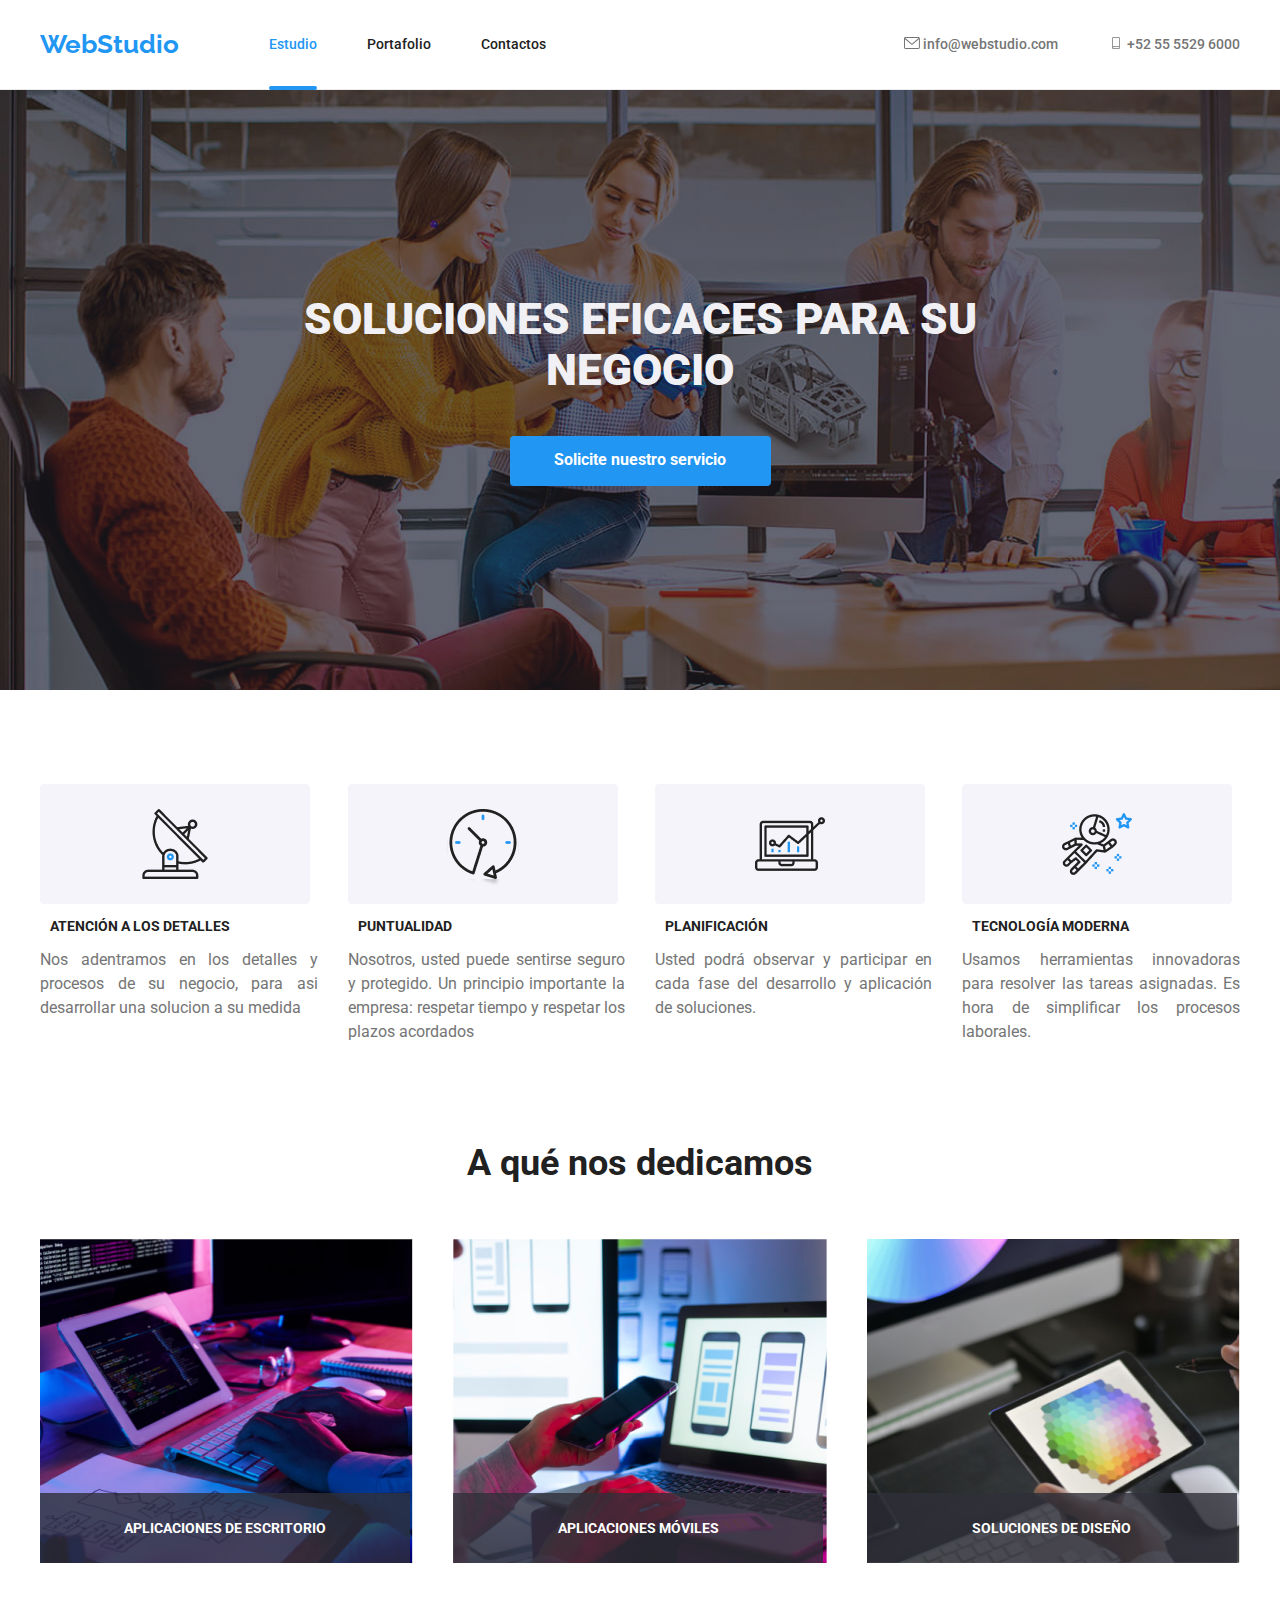
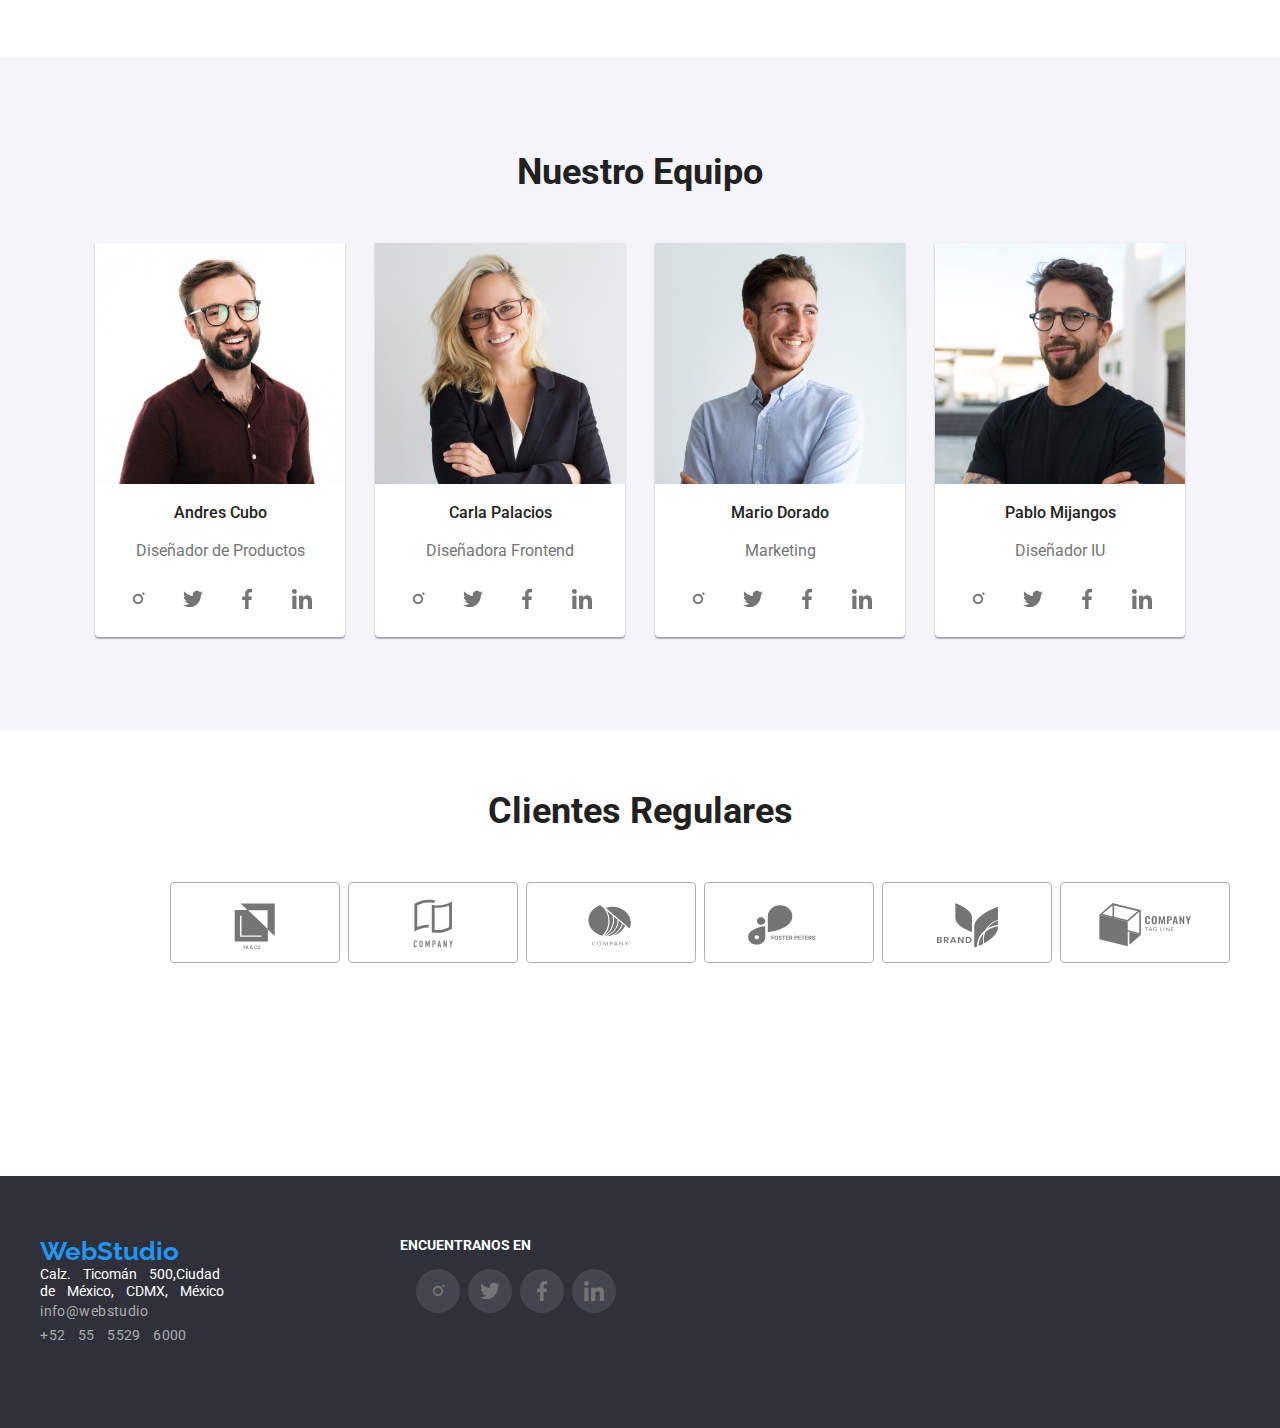
<file: index.html>
<!DOCTYPE html>
<html lang="es">
  <head>
    <meta charset="UTF-8" />
    <meta http-equiv="X-UA-Compatible" content="IE=edge" />
    <meta name="viewport" content="width=device-width, initial-scale=1.0" />
    <title>Web Studio Project</title>
    <link
      rel="stylesheet"
      href="https://cdnjs.cloudflare.com/ajax/libs/modern-normalize/1.0.0/modern-normalize.min.css"
    />
    <link rel="stylesheet" href="./CSS/styles.css" />
    <link rel="preconnect" href="https://fonts.googleapis.com" />
    <link rel="preconnect" href="https://fonts.gstatic.com" crossorigin />
    <link
      href="https://fonts.googleapis.com/css2?family=Raleway:wght@700&family=Roboto:wght@400;500;700;900&display=swap"
      rel="stylesheet"
    />
  </head>
  <body>
    <header class="header">
      <div class="container encabezado">
        <nav class="nav-container">
          <a href="#" class="titulo">WebStudio</a>
          <ul class="nav-list">
            <li class="nav-item active">
              <a href="./index.html" >Estudio </a>
            </li>
            <li class="nav-item">
              <a href="portafolio.html ">Portafolio </a>
            </li>
            <li class="nav-item">
              <a href="#" ></a>Contactos</a>
            </li>
          </ul>
        </nav>
        <ul class="contact-list">
          <li class="contacto-item">
            <a href="mailto:info@webstudio.com">
              <svg width="16" height="12">
                <use href="images/icons.svg#icon-sobre-activable-1"></use>
              </svg>
              info@webstudio.com
            </a>
          </li>
          <li class="contacto-item">
            <a href="tel:+525555296000">
              <svg width="16" height="12">
                <use href="images/icons.svg#icon-telfono-inteligente-1"></use>
              </svg>
              +52 55 5529 6000</a
            >
          </li>
        </ul>
      </div>
    </header>
    <main>
      <section class="seccion-principal">
        <div>
          <h1 class="introduccion">SOLUCIONES EFICACES PARA SU NEGOCIO</h1>
        </div>
        <button data-modal-open type="button" class="mi-boton">
          Solicite nuestro servicio
        </button>
        <div class="backdrop is-hidden" data-modal>
          <div class="modal">
            <button data-modal-close type="button" class="cerrarboton">
              X
            </button>
          </div>
        </div>
      </section>
      <section class="container section-spacing">
        <ul class="servicios-prestados">
          <li class="img-section">
            <img src="images/Group 1.jpg" />
            <h3>ATENCIÓN A LOS DETALLES</h3>
            <p>
              Nos adentramos en los detalles y procesos de su negocio, para asi
              desarrollar una solucion a su medida
            </p>
          </li>
          <li class="img-section">
            <img src="images/Group 2.jpg" />
            <h3>PUNTUALIDAD</h3>
            <p>
              Nosotros, usted puede sentirse seguro y protegido. Un principio
              importante la empresa: respetar tiempo y respetar los plazos
              acordados
            </p>
          </li>
          <li class="img-section">
            <img src="images/Grupo 3.jpg" />
            <h3>PLANIFICACIÓN</h3>
            <p>
              Usted podrá observar y participar en cada fase del desarrollo y
              aplicación de soluciones.
            </p>
          </li>
          <li class="img-section">
            <img src="images/Grupo 4.jpg" />
            <h3>TECNOLOGÍA MODERNA</h3>
            <p>
              Usamos herramientas innovadoras para resolver las tareas
              asignadas. Es hora de simplificar los procesos laborales.
            </p>
          </li>
        </ul>
        <div>
          <h2>A qué nos dedicamos</h2>
          <ul class="img-container-work">
            <li class="img-work">
              <img src="images/imagen1.jpg" alt="Trabajando en computador" />
              <p class="text-imgwork">APLICACIONES DE ESCRITORIO</p>
            </li>
            <li class="img-work">
              <img src="images/imagen2.jpg" alt="Configuracion celular" />
              <p class="text-imgwork">APLICACIONES MÓVILES</p>
            </li>
            <li class="img-work">
              <img src="images/imagen3.jpg" alt="Tablet" />
              <p class="text-imgwork">SOLUCIONES DE DISEÑO</p>
            </li>
          </ul>
        </div>
      </section>
      <section class="team section-padding">
        <div class="container">
          <h2 class="nuestro-equipo">Nuestro Equipo</h2>
          <ul class="team-list">
            <li class="img-team">
              <img src="images/team1.jpg" width="250" alt="Andres Cubo" />
              <h3 class="profesion">Andres Cubo</h3>
              <p class="profesion-team">Diseñador de Productos</p>
              <ul class="icon-section">
                <li class="icon-item">
                  <svg width="20" height="20">
                    <use href="./images/icons.svg#icon-instagram-2-1"></use>
                  </svg>
                </li>
                <li class="icon-item">
                  <svg width="20" height="20">
                    <use href="./images/icons.svg#icon-twitter-1-1"></use>
                  </svg>
                </li>
                <li class="icon-item">
                  <svg width="20" height="20">
                    <use href="./images/icons.svg#icon-facebook-1-1"></use>
                  </svg>
                </li>
                <li class="icon-item">
                  <svg width="20" height="20">
                    <use href="./images/icons.svg#icon-linkedin-1-1"></use>
                  </svg>
                </li>
              </ul>
            </li>
            <li class="img-team">
              <img src="images/team2.jpg" width="250" alt="Carla Palacios" />
              <h3 class="profesion">Carla Palacios</h3>
              <p class="profesion-team">Diseñadora Frontend</p>
              <ul class="icon-section">
                <li class="icon-item">
                  <svg width="20" height="20">
                    <use href="./images/icons.svg#icon-instagram-2-1"></use>
                  </svg>
                </li>
                <li class="icon-item">
                  <svg width="20" height="20">
                    <use href="./images/icons.svg#icon-twitter-1-1"></use>
                  </svg>
                </li>
                <li class="icon-item">
                  <svg width="20" height="20">
                    <use href="./images/icons.svg#icon-facebook-1-1"></use>
                  </svg>
                </li>
                <li class="icon-item">
                  <svg width="20" height="20">
                    <use href="./images/icons.svg#icon-linkedin-1-1"></use>
                  </svg>
                </li>
              </ul>
            </li>
            <li class="img-team">
              <img src="images/team3.jpg" width="250" alt="Mario Dorado" />
              <h3 class="profesion">Mario Dorado</h3>
              <p class="profesion-team">Marketing</p>
              <ul class="icon-section">
                <li class="icon-item">
                  <svg width="20" height="20">
                    <use href="./images/icons.svg#icon-instagram-2-1"></use>
                  </svg>
                </li>
                <li class="icon-item">
                  <svg width="20" height="20">
                    <use href="./images/icons.svg#icon-twitter-1-1"></use>
                  </svg>
                </li>
                <li class="icon-item">
                  <svg width="20" height="20">
                    <use href="./images/icons.svg#icon-facebook-1-1"></use>
                  </svg>
                </li>
                <li class="icon-item">
                  <svg width="20" height="20">
                    <use href="./images/icons.svg#icon-linkedin-1-1"></use>
                  </svg>
                </li>
              </ul>
            </li>
            <li class="img-team">
              <img src="images/team4.jpg" width="250" alt="Pablo Mijangos" />
              <h3 class="profesion">Pablo Mijangos</h3>
              <p class="profesion-team">Diseñador IU</p>
              <ul class="icon-section">
                <li class="icon-item">
                  <svg width="20" height="20">
                    <use href="./images/icons.svg#icon-instagram-2-1"></use>
                  </svg>
                </li>
                <li class="icon-item">
                  <svg width="20" height="20">
                    <use href="./images/icons.svg#icon-twitter-1-1"></use>
                  </svg>
                </li>
                <li class="icon-item">
                  <svg width="20" height="20">
                    <use href="./images/icons.svg#icon-facebook-1-1"></use>
                  </svg>
                </li>
                <li class="icon-item">
                  <svg width="20" height="20">
                    <use href="./images/icons.svg#icon-linkedin-1-1"></use>
                  </svg>
                </li>
              </ul>
            </li>
          </ul>
        </div>
      </section>
      <section class="container clientes">
        <h2>Clientes Regulares</h2>
        <ul class="tipo-clientes">
          <li>
            <svg width="106" height="52.83" class="icon-clientes">
              <use href="./images/icons.svg#icon-Cliente-1-1"></use>
            </svg>
          </li>

          <li>
            <svg width="106" height="52.83" class="icon-clientes">
              <use href="./images/icons.svg#icon-Cliente-2-1"></use>
            </svg>
          </li>
          <li>
            <svg width="106" height="52.83" class="icon-clientes">
              <use href="./images/icons.svg#icon-Cliente-3-1"></use>
            </svg>
          </li>
          <li>
            <svg width="106" height="52.83" class="icon-clientes cliente4">
              <use href="./images/icons.svg#icon-Cliente-4-1"></use>
            </svg>
          </li>
          <li>
            <svg width="106" height="52.83" class="icon-clientes">
              <use href="./images/icons.svg#icon-Cliente-5-1"></use>
            </svg>
          </li>
          <li>
            <svg width="106" height="52.83" class="icon-clientes">
              <use href="./images/icons.svg#icon-Cliente-6-1"></use>
            </svg>
          </li>
        </ul>
      </section>
    </main>
    <footer>
      <address>
        <div class="container">
          <div class="icon-footer">
            <h4>ENCUENTRANOS EN</h4>
            <ul class="icon-sectionfooter">
              <li class="icon-item">
                <svg width="20" height="20">
                  <use href="./images/icons.svg#icon-instagram-2-1"></use>
                </svg>
              </li>
              <li class="icon-item">
                <svg width="20" height="20">
                  <use href="./images/icons.svg#icon-twitter-1-1"></use>
                </svg>
              </li>
              <li class="icon-item">
                <svg width="20" height="20">
                  <use href="./images/icons.svg#icon-facebook-1-1"></use>
                </svg>
              </li>
              <li class="icon-item">
                <svg width="20" height="20">
                  <use href="./images/icons.svg#icon-linkedin-1-1"></use>
                </svg>
              </li>
            </ul>
          </div>
          <ul class="contactos">
            <li class="icon-contactos">
              <a
                href="https://goo.gl/maps/j6cTYu9XQu7Mtogz7"
                target="_blank"
                rel="noopener noreferrer"
              ></a>
            </li>
            <li><a href="#" class="titulo">WebStudio</a></li>
            <li class="ubicacion">Calz. Ticomán 500,Ciudad</li>
            <li class="ubicacion">de México, CDMX, México</li>
            <li>
              <a href="mailto:Info@webstudio.com" class="contact-correo">
                info@webstudio
              </a>
            </li>
            <li>
              <a href="tel:+525555296000" class="contact-telefono"
                >+52 55 5529 6000</a
              >
            </li>
          </ul>
        </div>
      </address>
    </footer>
    <script src="./js/modal.js"></script>
  </body>
</html>
</file>
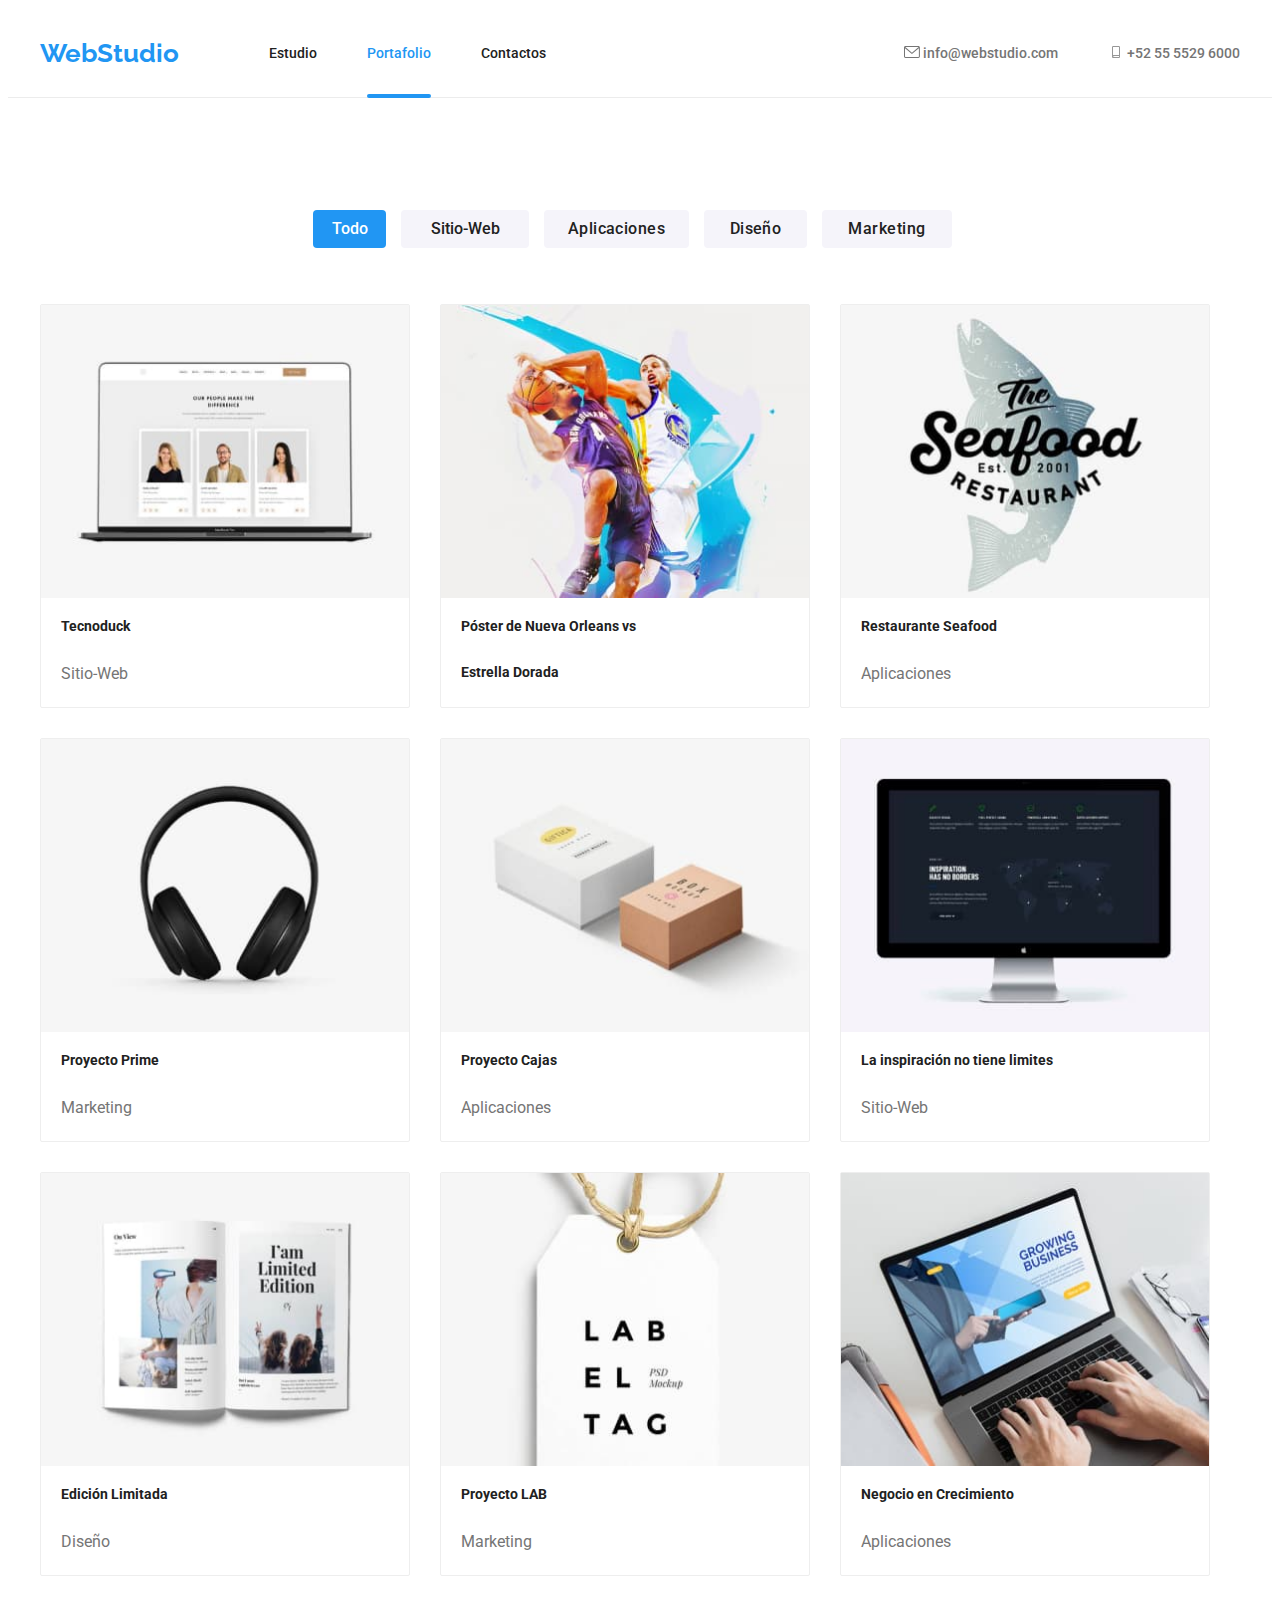
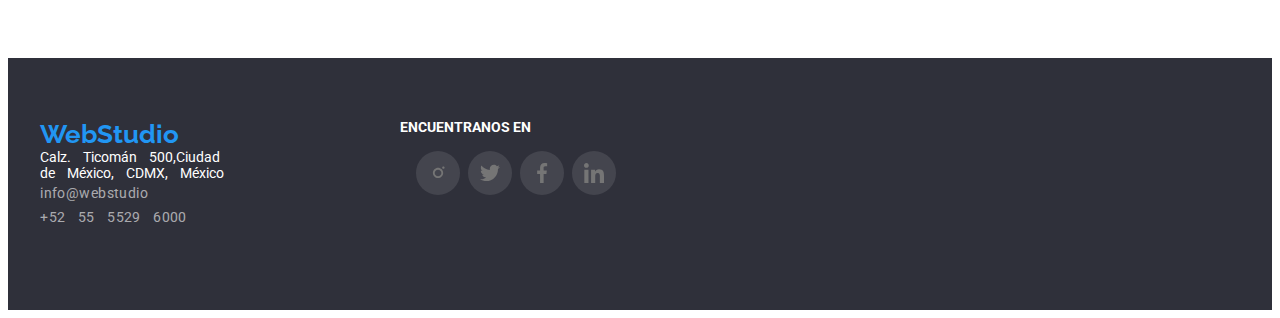
<file: portafolio.html>
<!DOCTYPE html>
<html lang="es">
  <head>
    <meta charset="UTF-8" />
    <meta http-equiv="X-UA-Compatible" content="IE=edge" />
    <meta name="viewport" content="width=device-width, initial-scale=1.0" />
    <title>Document</title>
    <link rel="stylesheet" href="./CSS/styles.css" />
    <link rel="preconnect" href="https://fonts.googleapis.com" />
    <link rel="preconnect" href="https://fonts.gstatic.com" crossorigin />
    <link
      href="https://fonts.googleapis.com/css2?family=Raleway:wght@700&family=Roboto:wght@400;500;700;900&display=swap"
      rel="stylesheet"
    />
  </head>
  <body>
    <header class="header">
      <div class="container encabezado">
        <nav class="nav-container">
          <a href="#" class="titulo">WebStudio</a>
          <ul class="nav-list">
            <li class="nav-item">
              <a href="./index.html">Estudio </a>
            </li>
            <li class="nav-item active">
              <a href="portafolio.html ">Portafolio </a>
            </li>
            <li class="nav-item">
              <a href="#">Contactos</a>
            </li>
          </ul>
        </nav>
        <ul class="contact-list">
          <li class="contacto-item">
            <a href="mailto:info@webstudio.com">
              <svg width="16" height="12">
                <use href="images/icons.svg#icon-sobre-activable-1"></use>
              </svg>
              info@webstudio.com
            </a>
          </li>
          <li class="contacto-item">
            <a href="tel:+525555296000">
              <svg width="16" height="12">
                <use href="images/icons.svg#icon-telfono-inteligente-1"></use>
              </svg>
              +52 55 5529 6000</a
            >
          </li>
        </ul>
      </div>
    </header>
    <main>
      <section class="container contenedor-portafolio">
        <div class="container-botones">
          <ul class="botones">
            <li><button type="button" class="boton1">Todo</button></li>
            <li><button type="button" class="boton2">Sitio-Web</button></li>
            <li><button type="button" class="boton3">Aplicaciones</button></li>
            <li><button type="button" class="boton4">Diseño</button></li>
            <li><button type="button" class="boton5">Marketing</button></li>
          </ul>
        </div>
        <ul class="container img-container-portafolio">
          <li class="img-servicios">
            <div class="box">
              <div class="overlay">
                <p>
                  Tecnoduck es una plataforma de distribución de coronavirus de
                  última generación. Las compañías usan esta plataforma para el
                  espionaje digital y los ataques a los servidores seguros de la
                  competencia.
                </p>
              </div>
              <img
                src="images/tecnoduck.jpg"
                width="370"
                height="294"
                alt="Tecnoduck"
              />
            </div>
            <h3 class="img-servof">Tecnoduck</h3>
            <p class="img-servof">Sitio-Web</p>
          </li>
          <li class="img-servicios">
            <div class="box">
              <div class="overlay">
                <p>
                  Tecnoduck es una plataforma de distribución de coronavirus de
                  última generación. Las compañías usan esta plataforma para el
                  espionaje digital y los ataques a los servidores seguros de la
                  competencia.
                </p>
              </div>
              <img
                src="images/poster.jpg"
                width="370"
                height="294"
                alt="Poster"
              />
            </div>
            <h3 class="img-servof">Póster de Nueva Orleans vs</h3>
            <h3 class="img-servof">Estrella Dorada</h3>
          </li>

          <li class="img-servicios">
            <div class="box">
              <div class="overlay">
                <p>
                  Tecnoduck es una plataforma de distribución de coronavirus de
                  última generación. Las compañías usan esta plataforma para el
                  espionaje digital y los ataques a los servidores seguros de la
                  competencia.
                </p>
              </div>
              <img
                src="images/restaurante.jpg"
                width="370"
                height="294"
                alt="Restaurante"
              />
            </div>
            <h3 class="img-servof">Restaurante Seafood</h3>
            <p class="img-servof">Aplicaciones</p>
          </li>
          <li class="img-servicios">
            <div class="box">
              <div class="overlay">
                <p>
                  Tecnoduck es una plataforma de distribución de coronavirus de
                  última generación. Las compañías usan esta plataforma para el
                  espionaje digital y los ataques a los servidores seguros de la
                  competencia.
                </p>
              </div>
              <img
                src="images/proyectoprime.jpg"
                width="370"
                height="294"
                alt="Proyecto Prime"
              />
            </div>
            <h3 class="img-servof">Proyecto Prime</h3>
            <p class="img-servof">Marketing</p>
          </li>

          <li class="img-servicios">
            <div class="box">
              <div class="overlay">
                <p>
                  Tecnoduck es una plataforma de distribución de coronavirus de
                  última generación. Las compañías usan esta plataforma para el
                  espionaje digital y los ataques a los servidores seguros de la
                  competencia.
                </p>
              </div>
              <img
                src="images/proyectocajas.jpg"
                width="370"
                height="294"
                alt="Proyecto Cajas"
              />
            </div>
            <h3 class="img-servof">Proyecto Cajas</h3>
            <p class="img-servof">Aplicaciones</p>
          </li>
          <li class="img-servicios">
            <div class="box">
              <div class="overlay">
                <p>
                  Tecnoduck es una plataforma de distribución de coronavirus de
                  última generación. Las compañías usan esta plataforma para el
                  espionaje digital y los ataques a los servidores seguros de la
                  competencia.
                </p>
              </div>
              <img
                src="images/inspiarcion.jpg"
                width="370"
                height="294"
                alt="Inspiración"
              />
            </div>
            <h3 class="img-servof">La inspiración no tiene limites</h3>
            <p class="img-servof">Sitio-Web</p>
          </li>
          <li class="img-servicios">
            <div class="box">
              <div class="overlay">
                <p>
                  Tecnoduck es una plataforma de distribución de coronavirus de
                  última generación. Las compañías usan esta plataforma para el
                  espionaje digital y los ataques a los servidores seguros de la
                  competencia.
                </p>
              </div>
              <img
                src="images/edlimitada.jpg"
                width="370"
                height="294"
                alt="Edicion Limitada"
              />
            </div>
            <h3 class="img-servof">Edición Limitada</h3>
            <p class="img-servof">Diseño</p>
          </li>
          <li class="img-servicios">
            <div class="box">
              <div class="overlay">
                <p>
                  Tecnoduck es una plataforma de distribución de coronavirus de
                  última generación. Las compañías usan esta plataforma para el
                  espionaje digital y los ataques a los servidores seguros de la
                  competencia.
                </p>
              </div>
              <img
                src="images/proyectolab.jpg"
                width="370"
                height="294"
                alt="Proyecto LAB"
              />
            </div>
            <h3 class="img-servof">Proyecto LAB</h3>
            <p class="img-servof">Marketing</p>
          </li>
          <li class="img-servicios">
            <div class="box">
              <div class="overlay">
                <p>
                  Tecnoduck es una plataforma de distribución de coronavirus de
                  última generación. Las compañías usan esta plataforma para el
                  espionaje digital y los ataques a los servidores seguros de la
                  competencia.
                </p>
              </div>
              <img
                src="images/crecimiento.jpg"
                width="370"
                height="294"
                alt="crecimiento"
              />
            </div>
            <h3 class="img-servof">Negocio en Crecimiento</h3>
            <p class="img-servof">Aplicaciones</p>
          </li>
        </ul>
      </section>
    </main>
    <footer>
      <address>
        <div class="container">
          <div class="icon-footer">
            <h4>ENCUENTRANOS EN</h4>
            <ul class="icon-sectionfooter">
              <li class="icon-item">
                <svg width="20" height="20">
                  <use href="./images/icons.svg#icon-instagram-2-1"></use>
                </svg>
              </li>
              <li class="icon-item">
                <svg width="20" height="20">
                  <use href="./images/icons.svg#icon-twitter-1-1"></use>
                </svg>
              </li>
              <li class="icon-item">
                <svg width="20" height="20">
                  <use href="./images/icons.svg#icon-facebook-1-1"></use>
                </svg>
              </li>
              <li class="icon-item">
                <svg width="20" height="20">
                  <use href="./images/icons.svg#icon-linkedin-1-1"></use>
                </svg>
              </li>
            </ul>
          </div>
          <ul class="contactos">
            <li class="icon-contactos">
              <a
                href="https://goo.gl/maps/j6cTYu9XQu7Mtogz7"
                target="_blank"
                rel="noopener noreferrer"
              ></a>
            </li>
            <li><a href="#" class="titulo">WebStudio</a></li>
            <li class="ubicacion">Calz. Ticomán 500,Ciudad</li>
            <li class="ubicacion">de México, CDMX, México</li>
            <li>
              <a href="mailto:Info@webstudio.com" class="contact-correo">
                info@webstudio
              </a>
            </li>
            <li>
              <a href="tel:+525555296000" class="contact-telefono"
                >+52 55 5529 6000</a
              >
            </li>
          </ul>
        </div>
      </address>
    </footer>
  </body>
</html>
</file>
<file: CSS/styles.css>
:root {
  --brand-color: #2196f3;
  --contact-color: #757575;
}

body {
  font-family: 'Raleway', sans-serif;
  font-family: 'Roboto', sans-serif;
  font-size: 14px;
  font-weight: 400;
  list-style: 1;
  color: #212121;
  background-color: #ffffff;
}

h1,
h2,
h3,
h4,
h5,
h6,
p {
  margin: 0px;
}
html {
  box-sizing: border-box;
}
*,
*::after,
*::before {
  box-sizing: inherit;
}
img {
  display: block;
  max-width: 100%;
  height: auto;
}
address {
  font-style: normal;
}
.link {
  text-decoration: none;
  color: inherit;
}
.list {
  list-style: none;
  padding: 0;
  margin: 0;
}
ul {
  list-style: none;
  margin: 0;
  padding: 0%;
}

svg {
  fill: currentColor;
}

a {
  text-decoration: none;
  color: currentColor;
}
.header {
  height: 90px;
  border-bottom: 1px solid #ececec;
  display: flex;
}
.encabezado {
  text-decoration: none;
  display: flex;
  justify-content: space-between;
}
.container {
  width: 1200px;
  margin: 0 auto;
  padding: 0.15px;
}
.nav-container {
  display: flex;
  justify-content: center;
  align-items: center;
  gap: 90px;
}
.titulo {
  color: rgba(33, 150, 243, 1);
  font-family: 'raleway', sans-serif;
  font-weight: 700;
  font-size: 26px;
  text-align: center;
}
.nav-list {
  display: flex;
  gap: 50px;
}
.nav-item {
  position: relative;
  font-family: 'Roboto';
  font-style: normal;
  font-weight: 500;
  font-size: 14px;
  color: #212121;
  transition: color 250ms cubic-bezier(0.4, 0, 0.2, 1);
}
.nav-item:hover {
  color: var(--brand-color);
}
.contact-list {
  display: flex;
  align-items: center;
  gap: 50px;
}
.contacto-item {
  font-family: 'Roboto';
  font-style: normal;
  font-weight: 500;
  font-size: 14px;
  gap: 8px;
  color: var(--contact-color);
  transition: color 250ms cubic-bezier(0.4, 0, 0.2, 1);
}
.contacto-item:hover {
  color: #2196f3;
}
.icon-contactonav {
  fill: rgba(117, 117, 117, 1);
}

.active {
  color: rgba(33, 150, 243, 1);
}
.active::after {
  content: '';
  position: absolute;
  left: 0;
  bottom: -37px;
  display: inline-block;
  width: 100%;
  height: 4px;
  background-color: var(--brand-color);
  border-radius: 2px;
}

.seccion-principal {
  height: 600px;
  background: linear-gradient(to bottom, #2f303a66, #2f303a66),
    url('../images/titulo.jpg');
  display: flex;
  flex-direction: column;
  align-items: center;
  justify-content: center;
  background-size: contain;
  background-position: left top;
  background-size: cover;
  background-repeat: no-repeat;
}

.introduccion {
  width: 696px;
  color: rgb(241, 241, 245);
  font-family: 'Roboto';
  font-style: normal;
  font-weight: 900;
  font-size: 44px;
  text-align: center;
  padding-bottom: 40px;
}
.mi-boton {
  color: rgba(255, 255, 255, 1);
  background-color: #2196f3;
  width: 261px;
  height: 50px;
  text-align: center;
  font-family: 'Roboto';
  font-style: normal;
  font-weight: 700;
  font-size: 16px;
  border-radius: 4px;
  border: 1px #2196f3;
}

.section-spacing {
  padding-top: 94px;
  padding-bottom: 94px;
}

.img-section {
  flex-basis: calc((100% - 30px) / 4);
}
.img-section h3 {
  margin-top: 0%;
}
.img-section p {
  margin: 0%;
}
.servicios-prestados {
  display: flex;
  color: rgba(117, 117, 117, 1);
  font-family: 'Roboto';
  font-style: normal;
  font-weight: 400;
  line-height: 24px;
  gap: 30px;
  padding-bottom: 99px;
}

.team-list {
  display: flex;
  gap: 30px;
  justify-content: center;
  align-items: center;
  padding-bottom: 94px;
}

h3 {
  color: #212121;
  font-family: 'Roboto';
  font-style: normal;
  font-weight: 700;
  font-size: 14px;
  padding: 10px;
}

h2 {
  color: #212121;
  font-family: 'Roboto';
  font-style: normal;
  font-weight: 700;
  font-size: 36px;
  text-align: center;
}
.nuestro-equipo {
  font-family: 'Roboto';
  font-style: normal;
  font-weight: 700;
  font-size: 36px;
  line-height: 42px;
  text-align: center;
  padding-top: 94px;
  padding-bottom: 50px;
}

.img-container-work {
  display: flex;
  justify-content: space-between;
  align-items: center;
  flex-basis: calc((100% - 30px) / 3);
  padding-top: 55.05px;
}
.img-work {
  width: 373.16px;
  height: 323.7px;
  position: relative;
}
.text-imgwork {
  position: absolute;
  font-family: 'Roboto';
  font-style: normal;
  font-weight: 700;
  font-size: 14px;
  line-height: 16px;
  text-align: center;
  bottom: 0px;
  color: #ffffff;
  width: 370px;
  height: 70px;
  padding: 27px;
  background-color: rgba(47, 48, 58, 0.8);
}
.img-team {
  background: #ffffff;
  box-shadow: 0px 1px 3px rgba(0, 0, 0, 0.12), 0px 1px 1px rgba(0, 0, 0, 0.14),
    0px 2px 1px rgba(0, 0, 0, 0.2);
  border-radius: 0px 0px 4px 4px;
}
.team {
  background-color: rgba(245, 244, 250, 1);
}
p {
  color: #757575;
  font-family: 'Roboto';
  font-style: normal;
  font-weight: 400;
  font-size: 16px;
  text-align: justify;
}
.ubicacion {
  color: #ffffff;
}

.profesion {
  color: #212121;
  font-family: 'Roboto';
  font-style: normal;
  font-weight: 500;
  font-size: 16px;
  text-align: center;
  padding: 20px;
}
.profesion-team {
  text-align: center;
}

.icon-section {
  display: flex;
  justify-content: space-around;
  padding: 16px;
  align-items: center;
  fill: #757575;
  transition: color 250ms cubic-bezier(0.4, 0, 0.2, 1),
    background-color 250ms cubic-bezier(0.4, 0, 0.2, 1);
}
.icon-sectionteam:hover {
  background: #2196f3;
}
.icon-item {
  width: 44px;
  height: 44px;
  background-color: rgba(255, 255, 255, 0.1);
  color: #757575;
  border-radius: 50%;
  display: flex;
  align-items: center;
  justify-content: center;
  transition: color 250ms cubic-bezier(0.4, 0, 0.2, 1),
    background-color 250ms cubic-bezier(0.4, 0, 0.2, 1);
}
.icon-item:hover {
  background-color: #2196f3;
  color: #ffffff;
}
.icon-sectionfooter {
  display: flex;
  padding: 16px;
  fill: #ffffff;
  align-items: center;
  gap: 8px;
  transition: color 250ms cubic-bezier(0.4, 0, 0.2, 1),
    background-color 250ms cubic-bezier(0.4, 0, 0.2, 1);
}
.icon-itemfooter:hover {
  background-color: #2196f3;
  color: #ffffff;
}
.icon-sectionteam:hover {
  background: #2196f3;
}
.clientes {
  width: 1200px;
  text-align: center;
  padding: 60px;
}
.tipo-clientes {
  width: 1200px;
  display: flex;
  align-items: center;
  justify-content: center;
  gap: 8px;
  padding-top: 50px;
  padding-bottom: 150px;
}
.icon-clientes {
  width: 170px;
  height: 81px;
  border: 1px solid #afb1b8;
  border-radius: 4px;
  fill: #757575;
  transition: color 250ms cubic-bezier(0.4, 0, 0.2, 1);
}
.icon-clientes:hover {
  fill: #2196f3;
  border: 1px solid #2196f3;
}
footer {
  background-color: #2f303a;
  height: 252px;
  padding-top: 60px;
}
h4 {
  color: #ffffff;
}

.nav_contacto {
  color: #ffffff;
  font-family: 'Roboto';
  font-style: normal;
  font-weight: 400;
  font-size: 14px;
}
.ubicacion {
  color: #ffffff;
  word-spacing: 9px;
}
.contactos {
  word-spacing: 9px;
}
.icon-footer {
  width: 1200px;
  position: absolute;
  left: 400px;
}
.icon-sectionfooter {
  position: relative;
}
.contact-correo {
  color: rgba(255, 255, 255, 0.6);
  font-family: 'Roboto';
  font-style: normal;
  font-weight: 400;
  font-size: 14px;
  line-height: 24px;
  letter-spacing: 0.03em;
  transition: color 250ms cubic-bezier(0.4, 0, 0.2, 1);
}
.contact-correo:hover {
  color: #2196f3;
}
.contact-telefono {
  color: rgba(255, 255, 255, 0.6);
  font-family: 'Roboto';
  font-style: normal;
  font-weight: 400;
  font-size: 14px;
  line-height: 24px;
  letter-spacing: 0.03em;
  transition: color 250ms cubic-bezier(0.4, 0, 0.2, 1);
}
.contact-telefono:hover {
  color: #2196f3;
}
.equipo {
  display: inline-block;
}

/*Estilos portafolio*/

.botones {
  display: flex;
  align-items: center;
  justify-content: center;
  padding-top: 112px;
  padding-bottom: 56px;
}
.boton1 {
  font-family: 'Roboto';
  font-style: normal;
  font-weight: 500;
  font-size: 16px;
  line-height: 1.15;
  text-align: center;
  color: #ffffff;
  margin-right: 15px;
  width: 73px;
  height: 38px;
  left: calc(50% - 73px / 2 - 268.5px);
  top: calc(50% - 38px / 2 - 735px);
  background: #2196f3;
  border-radius: 4px;
  border: 1px #2196f3;
  transition: color 250ms cubic-bezier(0.4, 0, 0.2, 1),
    background-color 250ms cubic-bezier(0.4, 0, 0.2, 1);
}
.boton1:hover {
  background: rgba(33, 150, 243, 1);
}
.boton2 {
  font-family: 'Roboto';
  font-style: normal;
  font-weight: 500;
  font-size: 16px;
  line-height: 1.15;
  text-align: center;
  color: #212121;
  margin-right: 15px;
  width: 128px;
  height: 38px;
  left: calc(50% - 128px / 2 - 160px);
  top: calc(50% - 38px / 2 - 735px);
  background: #f5f4fa;
  border-radius: 4px;
  border: 1px #f5f4fa;
  transition: color 250ms cubic-bezier(0.4, 0, 0.2, 1),
    background-color 250ms cubic-bezier(0.4, 0, 0.2, 1);
}
.boton2:hover {
  background: rgba(33, 150, 243, 1);
}
.boton3 {
  font-family: 'Roboto';
  font-style: normal;
  font-weight: 500;
  font-size: 16px;
  line-height: 1.15;
  text-align: center;
  letter-spacing: 0.03em;
  color: #212121;
  margin-right: 15px;
  width: 145px;
  height: 38px;
  left: calc(50% - 145px / 2 - 15.5px);
  top: calc(50% - 38px / 2 - 735px);
  background: #f5f4fa;
  border-radius: 4px;
  border: 1px #f5f4fa;
  transition: color 250ms cubic-bezier(0.4, 0, 0.2, 1),
    background-color 250ms cubic-bezier(0.4, 0, 0.2, 1);
}
.boton3:hover {
  background: rgba(33, 150, 243, 1);
}
.boton4 {
  font-family: 'Roboto';
  font-style: normal;
  font-weight: 500;
  font-size: 16px;
  line-height: 1.15;
  text-align: center;
  letter-spacing: 0.03em;
  color: #212121;
  margin-right: 15px;
  width: 103px;
  height: 38px;
  left: calc(50% - 103px / 2 + 116.5px);
  top: calc(50% - 38px / 2 - 735px);
  background: #f5f4fa;
  border-radius: 4px;
  border: 1px #f5f4fa;
  transition: color 250ms cubic-bezier(0.4, 0, 0.2, 1),
    background-color 250ms cubic-bezier(0.4, 0, 0.2, 1);
}
.boton4:hover {
  background: rgba(33, 150, 243, 1);
}
.boton5 {
  font-family: 'Roboto';
  font-style: normal;
  font-weight: 500;
  font-size: 16px;
  line-height: 1.15;
  text-align: center;
  letter-spacing: 0.03em;
  color: #212121;
  margin-right: 15px;
  width: 130px;
  height: 38px;
  left: calc(50% - 130px / 2 + 241px);
  top: calc(50% - 38px / 2 - 735px);
  background: #f5f4fa;
  border-radius: 4px;
  border: 1px #f5f4fa;
  transition: color 250ms cubic-bezier(0.4, 0, 0.2, 1),
    background-color 250ms cubic-bezier(0.4, 0, 0.2, 1);
}
.boton5:hover {
  background: rgba(33, 150, 243, 1);
}

.img-container-portafolio {
  display: flex;
  flex-wrap: wrap;
  gap: 30px;
  flex-basis: calc((100% - 30px) / 3);
  padding-bottom: 82px;
  text-align: justify;
}
.img-servicios {
  width: 370px;
  height: 404px;
  border: 1px solid #eeeeee;
  border-radius: 2px;
  transition: color 250ms cubic-bezier(0.4, 0, 0.2, 1),
    background-color 250ms cubic-bezier(0.4, 0, 0.2, 1);
}
.img-servicios:hover {
  background: #ffffff;
  border: #2f303a;
  box-shadow: 0px 1px 1px rgba(0, 0, 0, 0.12), 0px 4px 4px rgba(0, 0, 0, 0.06),
    1px 4px 6px rgba(0, 0, 0, 0.16);
}
.img-servof {
  margin: 10px;
  padding: 10px;
}
.link {
  text-decoration: none;
}
.current::after {
  content: '';
  position: absolute;
  left: 0;
  bottom: -1px;
  display: inline-block;
  width: 100%;
  height: 4px;
  background-color: var(--accent-text-color);
  border-radius: 2px;
}
.current {
  color: var(--accent-text-color);
}

.modal {
  position: fixed;
  transform: translate(-50%, -50%);
  width: 528px;
  height: 581px;
  left: 50%;
  top: 50%;
  background: #ffffff;
  box-shadow: 0px 1px 3px rgba(0, 0, 0, 0.12), 0px 1px 1px rgba(0, 0, 0, 0.14),
    0px 2px 1px rgba(0, 0, 0, 0.2);
  border-radius: 4px;
}
.is-hidden {
  display: none;
}
.backdrop .is-hidden {
  visibility: hidden;
  opacity: 0px;
  pointer-events: none;
}
.backdrop {
  position: fixed;
  z-index: 1;
  top: 0;
  width: 100%;
  height: 100vh;
  background-color: rgba(0, 0, 0, 0.5);
}
.cerrarboton {
  box-sizing: border-box;
  position: absolute;
  width: 30px;
  height: 30px;
  background: #fff;
  border: 1px solid rgba(0, 0, 0, 0.1);
  border-radius: 50%;
  text-align: center;
}
.box {
  position: relative;
  margin: 0 auto;
  overflow: hidden;
}

.overlay {
  position: absolute;
  top: 0;
  left: 0;
  width: 100%;
  height: 100%;
  background-color: rgba(33, 150, 243, 0.9);
  transform: translatey(300px);
  transition: transform 250ms ease;
}

.box:hover .overlay {
  transform: translatex(0);
}

.overlay p {
  color: #fff;
  padding: 20px;
  margin: 10px;
  font-size: 18px;
  font-family: 'Roboto';
  font-style: normal;
  font-weight: 400;
  font-size: 18px;
  line-height: 28px;
  letter-spacing: 0.03em;
  color: #ffffff;
}
</file>
